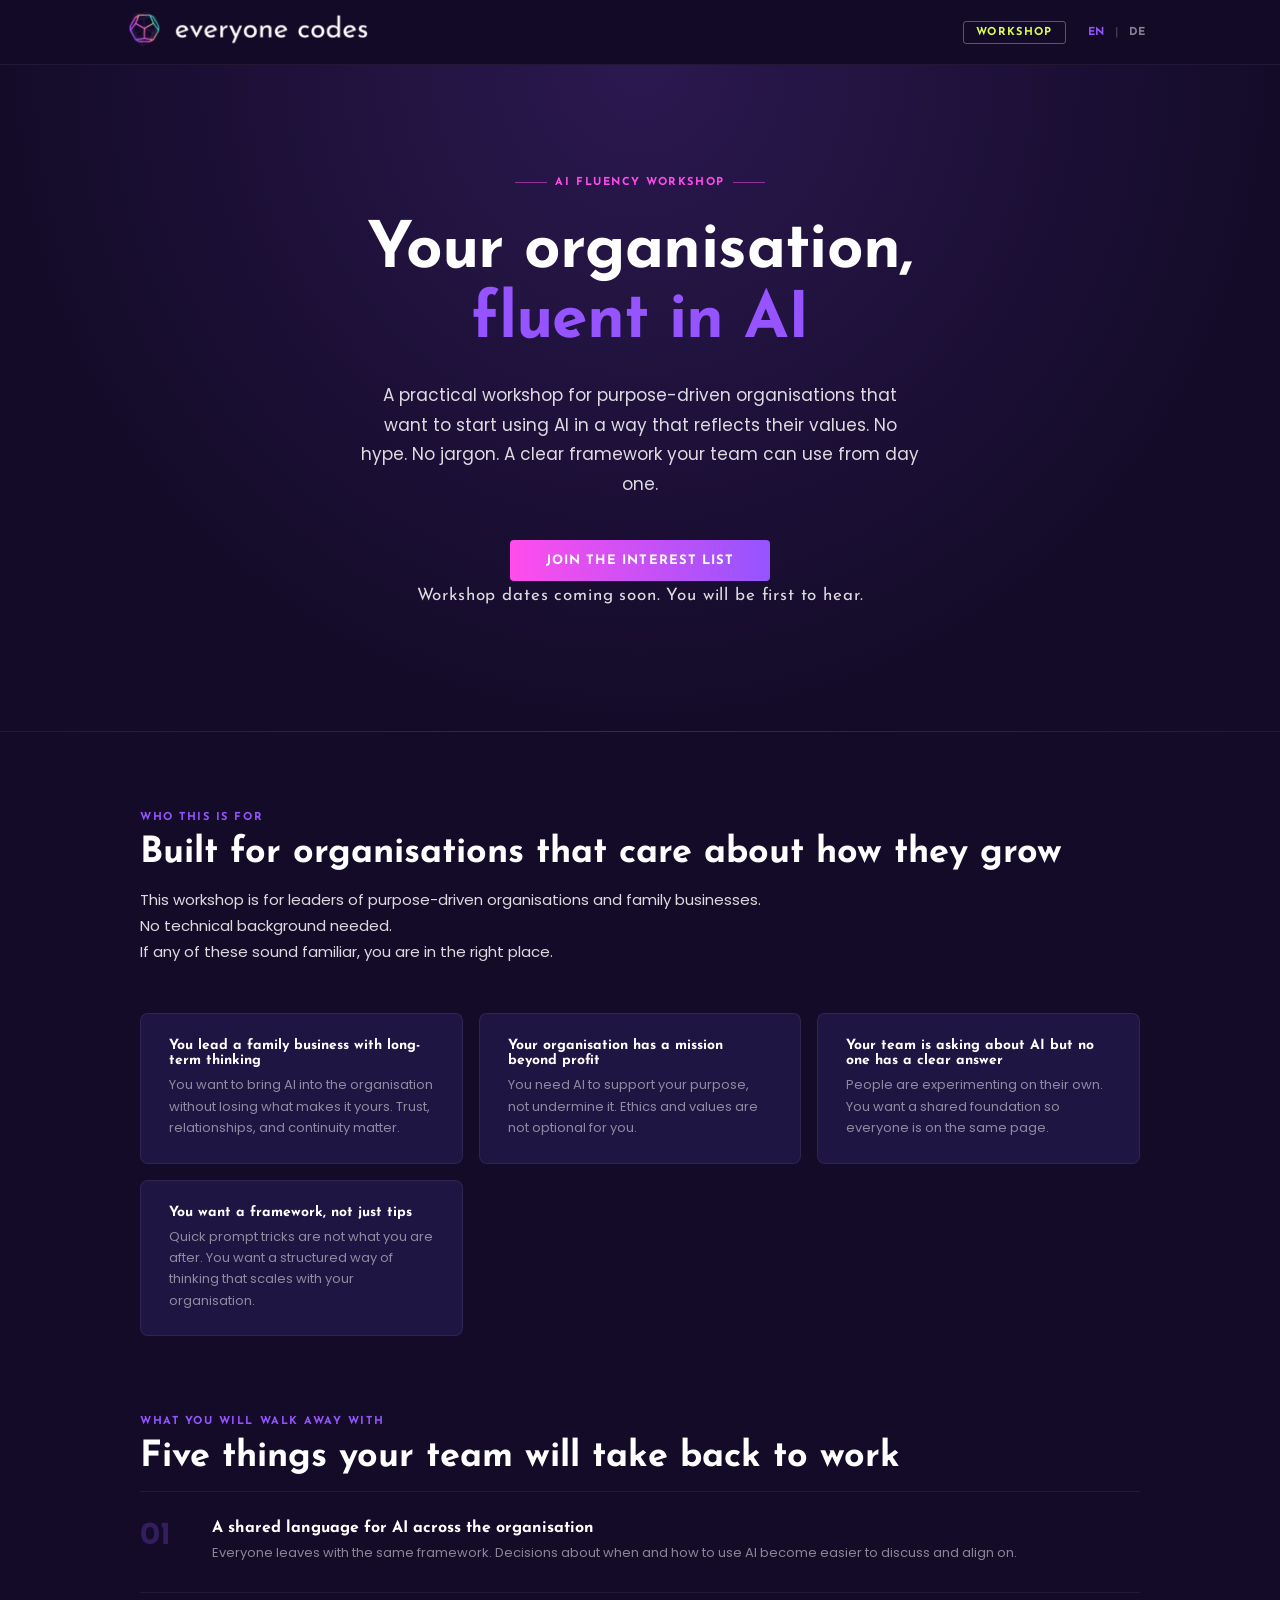
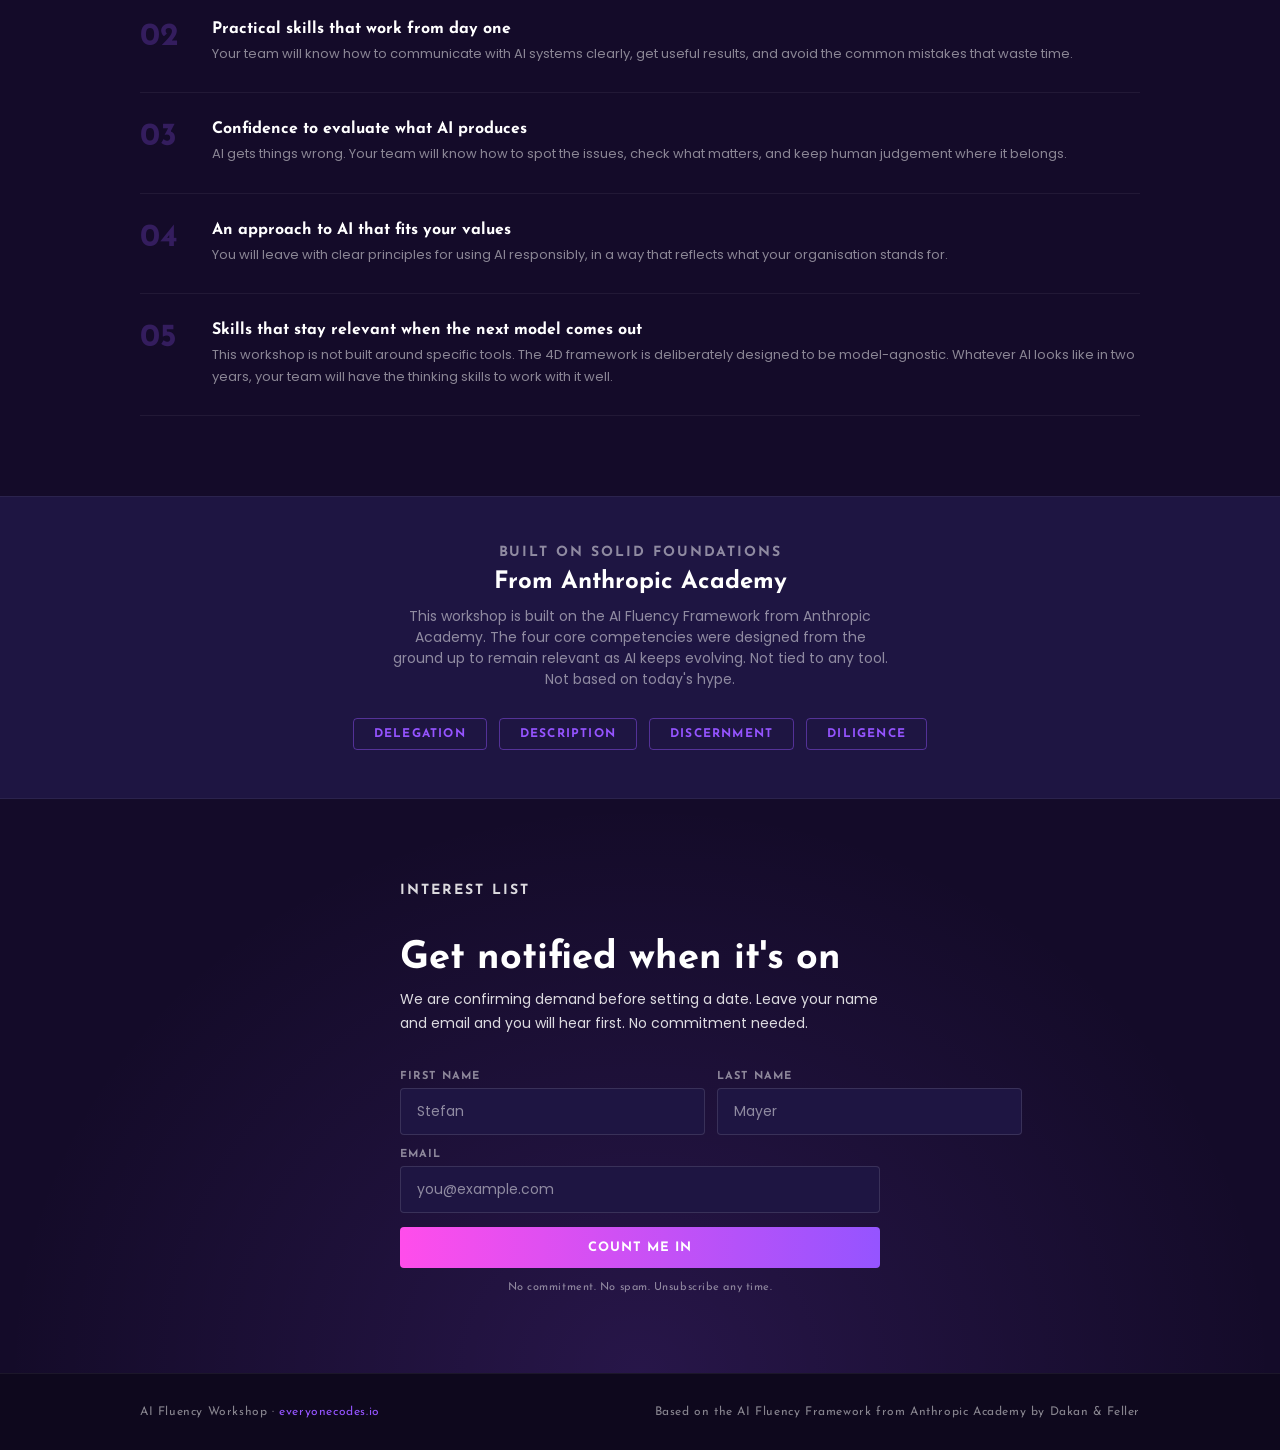
<file: docs/index.html>
<!DOCTYPE html>
<html lang="en">
<head>
  <meta charset="UTF-8" />
  <meta name="viewport" content="width=device-width, initial-scale=1.0" />
  <title>AI Fluency Workshop · everyonecodes.io</title>
  <link rel="preconnect" href="https://fonts.googleapis.com" />
  <link rel="preconnect" href="https://fonts.gstatic.com" crossorigin />
  <link href="https://fonts.googleapis.com/css2?family=Josefin+Sans:wght@400;600;700&family=Poppins:wght@400;500;600&display=swap" rel="stylesheet" />
  <style>
    *, *::before, *::after { box-sizing: border-box; margin: 0; padding: 0; }

    :root {
      --bg:      #140B29;
      --card:    #1e1542;
      --magenta: #FF4DEB;
      --violet:  #9554FF;
      --lime:    #DAFF54;
      --cyan:    #00D4CF;
      --white:   #FFFFFF;
      --text:    rgba(255,255,255,0.85);
      --muted:   rgba(255,255,255,0.5);
    }

    html { scroll-behavior: smooth; }

    body {
      font-family: 'Poppins', sans-serif;
      background-color: var(--bg);
      color: var(--white);
      overflow-x: hidden;
    }

    h1, h2, h3, h4 { font-family: 'Josefin Sans', sans-serif; font-weight: 700; }
    a { text-decoration: none; color: inherit; }

    /* NAV */
    header {
      position: sticky; top: 0; z-index: 100;
      background: rgba(20,11,41,0.97);
      backdrop-filter: blur(8px);
      border-bottom: 1px solid rgba(255,255,255,0.06);
    }
    nav {
      max-width: 1080px; margin: 0 auto;
      display: flex; align-items: center; justify-content: space-between;
      padding: 0 28px; height: 64px;
    }
    .nav-right { display: flex; align-items: center; gap: 16px; }
    .nav-badge {
      font-family: 'Josefin Sans', sans-serif; font-size: 11px;
      font-weight: 700; letter-spacing: 0.12em; text-transform: uppercase;
      color: var(--lime); border: 1px solid rgba(218,255,84,0.35);
      padding: 5px 12px; border-radius: 3px;
    }
    .lang-toggle {
      display: flex; gap: 4px; align-items: center;
      font-family: 'Josefin Sans', sans-serif; font-size: 11px; font-weight: 700;
      letter-spacing: 0.08em;
    }
    .lang-btn {
      background: none; border: none; cursor: pointer;
      color: var(--muted); font-family: inherit; font-size: inherit;
      font-weight: inherit; letter-spacing: inherit;
      padding: 4px 6px; border-radius: 3px; transition: color 0.2s;
    }
    .lang-btn:hover { color: var(--white); }
    .lang-btn.active { color: var(--violet); }
    .lang-sep { color: rgba(255,255,255,0.2); }

    /* HERO */
    .hero {
      padding: 100px 28px 80px; text-align: center;
      background: radial-gradient(ellipse at 50% 0%, rgba(149,84,255,0.18) 0%, transparent 70%);
      border-bottom: 1px solid rgba(255,255,255,0.06);
    }
    .hero-eyebrow {
      display: inline-flex; align-items: center; gap: 8px;
      font-family: 'Josefin Sans', sans-serif; font-size: 11px;
      font-weight: 700; letter-spacing: 0.14em; text-transform: uppercase;
      color: var(--magenta); margin-bottom: 28px;
    }
    .hero-eyebrow::before, .hero-eyebrow::after {
      content: ''; display: block; width: 32px; height: 1px; background: var(--magenta); opacity: 0.5;
    }
    .hero h1 {
      font-size: clamp(36px, 6vw, 64px); line-height: 1.1; letter-spacing: -0.01em;
      max-width: 780px; margin: 0 auto 24px;
    }
    .hero h1 .accent { color: var(--violet); }
    .hero p {
      font-size: 17px; color: var(--text); line-height: 1.75;
      max-width: 560px; margin: 0 auto 40px;
    }
    .btn-primary {
      display: inline-block; padding: 14px 36px;
      background: linear-gradient(90deg, #FF4DEB 0%, #9554FF 100%);
      color: var(--white); font-family: 'Josefin Sans', sans-serif;
      font-weight: 700; font-size: 13px; letter-spacing: 0.08em;
      text-transform: uppercase; border-radius: 4px;
      transition: opacity 0.2s, transform 0.2s; border: none; cursor: pointer;
    }
    .btn-primary:hover { opacity: 0.88; transform: translateY(-2px); }
    .hero-note { margin-top: 28px; font-size: 12px; color: var(--muted); font-family: 'Josefin Sans', sans-serif; letter-spacing: 0.05em; }

    /* SECTIONS */
    .section { padding: 80px 28px; }
    .section-inner { max-width: 1000px; margin: 0 auto; }
    .section-label {
      font-family: 'Josefin Sans', sans-serif; font-size: 11px;
      font-weight: 700; letter-spacing: 0.14em; text-transform: uppercase;
      color: var(--violet); margin-bottom: 12px;
    }
    .section h2 { font-size: clamp(24px, 3.5vw, 36px); margin-bottom: 16px; }
    .section-sub { font-size: 15px; color: var(--text); line-height: 1.75; max-width: 100%; margin-bottom: 48px; }

    /* WHO */
    .who-grid { display: grid; grid-template-columns: repeat(auto-fit, minmax(280px, 1fr)); gap: 16px; }
    .who-card { background: var(--card); border: 1px solid rgba(255,255,255,0.07); border-radius: 8px; padding: 24px 28px; }
    .who-card h3 { font-size: 14px; margin-bottom: 6px; }
    .who-card p { font-size: 13px; color: var(--muted); line-height: 1.65; }

    /* OUTCOMES */
    .outcomes-list { display: flex; flex-direction: column; }
    .outcome-row { display: flex; align-items: flex-start; gap: 24px; padding: 28px 0; border-bottom: 1px solid rgba(255,255,255,0.06); }
    .outcome-row:first-child { border-top: 1px solid rgba(255,255,255,0.06); }
    .outcome-num { font-family: 'Josefin Sans', sans-serif; font-size: 32px; font-weight: 700; color: rgba(149,84,255,0.25); flex-shrink: 0; width: 48px; line-height: 1; }
    .outcome-row h3 { font-size: 16px; margin-bottom: 6px; }
    .outcome-row p { font-size: 13px; color: var(--muted); line-height: 1.65; }

    /* FRAMEWORK STRIP */
    .framework-strip { background: var(--card); border-top: 1px solid rgba(255,255,255,0.06); border-bottom: 1px solid rgba(255,255,255,0.06); padding: 48px 28px; }
    .framework-inner { max-width: 1000px; margin: 0 auto; text-align: center; }
    .framework-strip p { font-size: 14px; color: var(--muted); max-width: 500px; margin: 0 auto 28px; }
    .pills { display: flex; flex-wrap: wrap; justify-content: center; gap: 12px; }
    .pill { font-family: 'Josefin Sans', sans-serif; font-size: 12px; font-weight: 700; letter-spacing: 0.1em; text-transform: uppercase; border: 1px solid rgba(149,84,255,0.45); color: var(--violet); padding: 9px 20px; border-radius: 4px; }

    /* SIGNUP */
    .signup-section { background: radial-gradient(ellipse at 50% 100%, rgba(149,84,255,0.15) 0%, transparent 70%); padding: 80px 28px; }
    .signup-inner { max-width: 480px; margin: 0 auto; }
    .signup-inner h2 { font-size: clamp(26px, 4vw, 38px); margin-bottom: 10px; }
    .signup-inner > p { font-size: 14px; color: var(--text); line-height: 1.7; margin-bottom: 36px; }
    .signup-form { display: flex; flex-direction: column; gap: 14px; }
    .form-row { display: grid; grid-template-columns: 1fr 1fr; gap: 12px; }
    .form-group { display: flex; flex-direction: column; gap: 6px; }
    .form-group label { font-family: 'Josefin Sans', sans-serif; font-size: 11px; font-weight: 700; letter-spacing: 0.1em; text-transform: uppercase; color: var(--muted); }
    .form-group input { background: var(--card); border: 1px solid rgba(255,255,255,0.12); border-radius: 4px; padding: 12px 16px; font-family: 'Poppins', sans-serif; font-size: 14px; color: var(--white); outline: none; transition: border-color 0.2s; }
    .form-group input::placeholder { color: var(--muted); }
    .form-group input:focus { border-color: var(--violet); }
    .form-error { display: none; background: rgba(255,77,235,0.1); border: 1px solid rgba(255,77,235,0.3); border-radius: 4px; padding: 12px 16px; font-size: 13px; color: var(--magenta); }
    .form-error.visible { display: block; }
    .form-note { font-size: 11px; color: var(--muted); text-align: center; font-family: 'Josefin Sans', sans-serif; letter-spacing: 0.05em; }

    /* SUCCESS */
    .success-box { display: none; text-align: center; padding: 48px 32px; background: var(--card); border: 1px solid rgba(255,255,255,0.07); border-radius: 8px; }
    .success-box.visible { display: block; }
    .success-icon { width: 56px; height: 56px; border-radius: 50%; background: rgba(0,212,207,0.15); border: 1px solid rgba(0,212,207,0.35); display: flex; align-items: center; justify-content: center; margin: 0 auto 20px; font-size: 22px; }
    .success-box h3 { font-size: 22px; margin-bottom: 10px; }
    .success-box p { font-size: 14px; color: var(--muted); line-height: 1.7; }

    /* FOOTER */
    footer { background: rgba(0,0,0,0.3); border-top: 1px solid rgba(255,255,255,0.06); padding: 32px 28px; }
    .footer-inner { max-width: 1000px; margin: 0 auto; display: flex; flex-wrap: wrap; align-items: center; justify-content: space-between; gap: 12px; }
    .footer-inner p { font-size: 12px; color: var(--muted); font-family: 'Josefin Sans', sans-serif; letter-spacing: 0.05em; }
    .footer-inner a { color: var(--violet); transition: opacity 0.2s; }
    .footer-inner a:hover { opacity: 0.75; }

    /* REVEAL */
    .reveal { opacity: 0; transform: translateY(28px); transition: opacity 0.6s ease, transform 0.6s ease; }
    .reveal.revealed { opacity: 1; transform: translateY(0); }

    @media (max-width: 720px) {
      /* Nav */
      nav { padding: 0 18px; height: 56px; }
      .nav-badge { display: none; }
      .lang-toggle { font-size: 12px; }

      /* Hero */
      .hero { padding: 64px 20px 56px; }
      .hero p { font-size: 15px; }
      .btn-primary { width: 100%; text-align: center; padding: 16px 24px; font-size: 14px; }

      /* Sections */
      .section { padding: 56px 20px; }
      .section-inner { max-width: 100%; }
      .section-sub { margin-bottom: 32px; }

      /* Who grid */
      .who-grid { grid-template-columns: 1fr; }

      /* Outcomes */
      .outcome-row { gap: 16px; padding: 22px 0; }
      .outcome-num { font-size: 24px; width: 36px; }
      .outcome-row h3 { font-size: 15px; }

      /* Framework strip */
      .framework-strip { padding: 40px 20px; }

      /* Signup */
      .signup-section { padding: 56px 20px; }
      .form-row { grid-template-columns: 1fr; }
      .form-group input { padding: 14px 16px; font-size: 16px; } /* 16px prevents iOS zoom */

      /* Footer */
      footer { padding: 24px 20px; }
      .footer-inner { flex-direction: column; align-items: flex-start; gap: 6px; }
    }
  </style>
</head>
<body>

  <!-- NAV -->
  <header>
    <nav>
      <a href="https://everyonecodes.io" class="logo">
        <img src="logo.png" alt="everyone codes" style="height:34px; width:auto;" />
      </a>
      <div class="nav-right">
        <div class="nav-badge" data-i18n="nav.badge">Workshop</div>
        <div class="lang-toggle">
          <button class="lang-btn" id="btn-en" onclick="setLang('en')">EN</button>
          <span class="lang-sep">|</span>
          <button class="lang-btn" id="btn-de" onclick="setLang('de')">DE</button>
        </div>
      </div>
    </nav>
  </header>

  <!-- HERO -->
  <section class="hero">
    <div class="hero-eyebrow" data-i18n="hero.eyebrow">AI Fluency Workshop</div>
    <h1>
      <span data-i18n="hero.h1a">Your organisation,</span><br>
      <span class="accent" data-i18n="hero.h1b">fluent in AI</span>
    </h1>
    <p data-i18n="hero.sub">A practical workshop for purpose-driven organisations that want to start using AI in a way that reflects their values. No hype. No jargon. A clear framework your team can use from day one.</p>
    <a href="#signup" class="btn-primary" data-i18n="hero.cta">Join the interest list</a>
    <p class="hero-note" data-i18n="hero.note">Workshop dates coming soon. You will be first to hear.</p>
  </section>

  <!-- WHO IT'S FOR -->
  <section class="section">
    <div class="section-inner">
      <p class="section-label reveal" data-i18n="who.label">Who this is for</p>
      <h2 class="reveal" data-i18n="who.h2">Built for organisations that care about how they grow</h2>
      <p class="section-sub reveal" data-i18n="who.sub">This workshop is for leaders of purpose-driven organisations and family businesses.<br>No technical background needed.<br>If any of these sound familiar, you are in the right place.</p>
      <div class="who-grid">
        <div class="who-card reveal">
          <h3 data-i18n="who.c1.h">You lead a family business with long-term thinking</h3>
          <p data-i18n="who.c1.p">You want to bring AI into the organisation without losing what makes it yours. Trust, relationships, and continuity matter.</p>
        </div>
        <div class="who-card reveal">
          <h3 data-i18n="who.c2.h">Your organisation has a mission beyond profit</h3>
          <p data-i18n="who.c2.p">You need AI to support your purpose, not undermine it. Ethics and values are not optional for you.</p>
        </div>
        <div class="who-card reveal">
          <h3 data-i18n="who.c3.h">Your team is asking about AI but no one has a clear answer</h3>
          <p data-i18n="who.c3.p">People are experimenting on their own. You want a shared foundation so everyone is on the same page.</p>
        </div>
        <div class="who-card reveal">
          <h3 data-i18n="who.c4.h">You want a framework, not just tips</h3>
          <p data-i18n="who.c4.p">Quick prompt tricks are not what you are after. You want a structured way of thinking that scales with your organisation.</p>
        </div>
      </div>
    </div>
  </section>

  <!-- OUTCOMES -->
  <section class="section" style="padding-top: 0;">
    <div class="section-inner">
      <p class="section-label reveal" data-i18n="out.label">What you will walk away with</p>
      <h2 class="reveal" data-i18n="out.h2">Five things your team will take back to work</h2>
      <div class="outcomes-list">
        <div class="outcome-row reveal">
          <div class="outcome-num">01</div>
          <div>
            <h3 data-i18n="out.1.h">A shared language for AI across the organisation</h3>
            <p data-i18n="out.1.p">Everyone leaves with the same framework. Decisions about when and how to use AI become easier to discuss and align on.</p>
          </div>
        </div>
        <div class="outcome-row reveal">
          <div class="outcome-num">02</div>
          <div>
            <h3 data-i18n="out.2.h">Practical skills that work from day one</h3>
            <p data-i18n="out.2.p">Your team will know how to communicate with AI systems clearly, get useful results, and avoid the common mistakes that waste time.</p>
          </div>
        </div>
        <div class="outcome-row reveal">
          <div class="outcome-num">03</div>
          <div>
            <h3 data-i18n="out.3.h">Confidence to evaluate what AI produces</h3>
            <p data-i18n="out.3.p">AI gets things wrong. Your team will know how to spot the issues, check what matters, and keep human judgement where it belongs.</p>
          </div>
        </div>
        <div class="outcome-row reveal">
          <div class="outcome-num">04</div>
          <div>
            <h3 data-i18n="out.4.h">An approach to AI that fits your values</h3>
            <p data-i18n="out.4.p">You will leave with clear principles for using AI responsibly, in a way that reflects what your organisation stands for.</p>
          </div>
        </div>
        <div class="outcome-row reveal">
          <div class="outcome-num">05</div>
          <div>
            <h3 data-i18n="out.5.h">Skills that stay relevant when the next model comes out</h3>
            <p data-i18n="out.5.p">This workshop is not built around specific tools. The 4D framework is deliberately designed to be model-agnostic. Whatever AI looks like in two years, your team will have the thinking skills to work with it well.</p>
          </div>
        </div>
      </div>
    </div>
  </section>

  <!-- FRAMEWORK STRIP -->
  <div class="framework-strip">
    <div class="framework-inner">
      <p class="section-label reveal" style="margin-bottom: 10px;" data-i18n="fw.label">Built on solid foundations</p>
      <h2 class="reveal" style="margin-bottom: 12px;" data-i18n="fw.h2">From Anthropic Academy</h2>
      <p class="reveal" data-i18n="fw.sub">This workshop is built on the AI Fluency Framework from Anthropic Academy. The four core competencies were designed from the ground up to remain relevant as AI keeps evolving. Not tied to any tool. Not based on today's hype.</p>
      <div class="pills reveal">
        <span class="pill" data-i18n="fw.p1">Delegation</span>
        <span class="pill" data-i18n="fw.p2">Description</span>
        <span class="pill" data-i18n="fw.p3">Discernment</span>
        <span class="pill" data-i18n="fw.p4">Diligence</span>
      </div>
    </div>
  </div>

  <!-- SIGNUP -->
  <section class="signup-section" id="signup">
    <div class="signup-inner">
      <p class="section-label reveal" data-i18n="form.label">Interest list</p>
      <h2 class="reveal" data-i18n="form.h2">Get notified when it's on</h2>
      <p class="reveal" data-i18n="form.sub">We are confirming demand before setting a date. Leave your name and email and you will hear first. No commitment needed.</p>

      <div id="form-container">
        <form id="signup-form" class="signup-form reveal">
          <div class="form-row">
            <div class="form-group">
              <label for="firstName" data-i18n="form.fname">First name</label>
              <input type="text" id="firstName" name="firstName" required autocomplete="given-name" data-i18n-placeholder="form.fname.ph" placeholder="Stefan" />
            </div>
            <div class="form-group">
              <label for="lastName" data-i18n="form.lname">Last name</label>
              <input type="text" id="lastName" name="lastName" required autocomplete="family-name" data-i18n-placeholder="form.lname.ph" placeholder="Mayer" />
            </div>
          </div>
          <div class="form-group">
            <label for="email" data-i18n="form.email">Email</label>
            <input type="email" id="email" name="email" required autocomplete="email" placeholder="you@example.com" />
          </div>
          <div class="form-error" id="form-error"></div>
          <button type="submit" id="submit-btn" class="btn-primary" data-i18n="form.btn">Count me in</button>
          <p class="form-note" data-i18n="form.note">No commitment. No spam. Unsubscribe any time.</p>
        </form>
      </div>

      <div class="success-box" id="success-container">
        <div class="success-icon">&#10003;</div>
        <h3 data-i18n="form.ok.h">You are on the list!</h3>
        <p data-i18n="form.ok.p">We will be in touch as soon as a date is set. Check your inbox, a confirmation is on its way.</p>
      </div>
    </div>
  </section>

  <!-- FOOTER -->
  <footer>
    <div class="footer-inner">
      <p>AI Fluency Workshop &middot; <a href="https://everyonecodes.io">everyonecodes.io</a></p>
      <p data-i18n="footer.credit">Based on the AI Fluency Framework from Anthropic Academy by Dakan &amp; Feller</p>
    </div>
  </footer>

  <script>
    const T = {
      en: {
        'nav.badge':   'Workshop',
        'hero.eyebrow':'AI Fluency Workshop',
        'hero.h1a':    'Your organisation,',
        'hero.h1b':    'fluent in AI',
        'hero.sub':    'A practical workshop for purpose-driven organisations that want to start using AI in a way that reflects their values. No hype. No jargon. A clear framework your team can use from day one.',
        'hero.cta':    'Join the interest list',
        'hero.note':   'Workshop dates coming soon. You will be first to hear.',
        'who.label':   'Who this is for',
        'who.h2':      'Built for organisations that care about how they grow',
        'who.sub':     'This workshop is for leaders of purpose-driven organisations and family businesses.<br>No technical background needed.<br>If any of these sound familiar, you are in the right place.',
        'who.c1.h':    'You lead a family business with long-term thinking',
        'who.c1.p':    'You want to bring AI into the organisation without losing what makes it yours. Trust, relationships, and continuity matter.',
        'who.c2.h':    'Your organisation has a mission beyond profit',
        'who.c2.p':    'You need AI to support your purpose, not undermine it. Ethics and values are not optional for you.',
        'who.c3.h':    'Your team is asking about AI but no one has a clear answer',
        'who.c3.p':    'People are experimenting on their own. You want a shared foundation so everyone is on the same page.',
        'who.c4.h':    'You want a framework, not just tips',
        'who.c4.p':    'Quick prompt tricks are not what you are after. You want a structured way of thinking that scales with your organisation.',
        'out.label':   'What you will walk away with',
        'out.h2':      'Five things your team will take back to work',
        'out.1.h':     'A shared language for AI across the organisation',
        'out.1.p':     'Everyone leaves with the same framework. Decisions about when and how to use AI become easier to discuss and align on.',
        'out.2.h':     'Practical skills that work from day one',
        'out.2.p':     'Your team will know how to communicate with AI systems clearly, get useful results, and avoid the common mistakes that waste time.',
        'out.3.h':     'Confidence to evaluate what AI produces',
        'out.3.p':     'AI gets things wrong. Your team will know how to spot the issues, check what matters, and keep human judgement where it belongs.',
        'out.4.h':     'An approach to AI that fits your values',
        'out.4.p':     'You will leave with clear principles for using AI responsibly, in a way that reflects what your organisation stands for.',
        'out.5.h':     'Skills that stay relevant when the next model comes out',
        'out.5.p':     'This workshop is not built around specific tools. The 4D framework is deliberately designed to be model-agnostic. Whatever AI looks like in two years, your team will have the thinking skills to work with it well.',
        'fw.label':    'Built on solid foundations',
        'fw.h2':       'From Anthropic Academy',
        'fw.sub':      "This workshop is built on the AI Fluency Framework from Anthropic Academy. The four core competencies were designed from the ground up to remain relevant as AI keeps evolving. Not tied to any tool. Not based on today's hype.",
        'fw.p1':       'Delegation',
        'fw.p2':       'Description',
        'fw.p3':       'Discernment',
        'fw.p4':       'Diligence',
        'form.label':  'Interest list',
        'form.h2':     "Get notified when it's on",
        'form.sub':    'We are confirming demand before setting a date. Leave your name and email and you will hear first. No commitment needed.',
        'form.fname':  'First name',
        'form.fname.ph': 'Stefan',
        'form.lname':  'Last name',
        'form.lname.ph': 'Mayer',
        'form.email':  'Email',
        'form.btn':    'Count me in',
        'form.note':   'No commitment. No spam. Unsubscribe any time.',
        'form.ok.h':   'You are on the list!',
        'form.ok.p':   'We will be in touch as soon as a date is set. Check your inbox, a confirmation is on its way.',
        'footer.credit': 'Based on the AI Fluency Framework from Anthropic Academy by Dakan &amp; Feller',
        'err.generic': 'Something went wrong. Please try again.',
        'err.network': 'Network error. Please check your connection and try again.',
        'btn.sending': 'Sending...',
      },
      de: {
        'nav.badge':   'Workshop',
        'hero.eyebrow':'AI Fluency Workshop',
        'hero.h1a':    'Deine Organisation,',
        'hero.h1b':    'KI-kompetent',
        'hero.sub':    'Ein praxisorientierter Workshop für zweckorientierte Organisationen, die KI auf eine Weise einsetzen möchten, die ihren Werten entspricht. Kein Hype. Kein Fachjargon. Ein klares Framework, das dein Team ab dem ersten Tag anwenden kann.',
        'hero.cta':    'Interesse anmelden',
        'hero.note':   'Workshop-Termine folgen in Kürze. Du erfährst es zuerst.',
        'who.label':   'Für wen ist das',
        'who.h2':      'Für Organisationen, denen ihr Wachstum wichtig ist',
        'who.sub':     'Dieser Workshop richtet sich an Führungskräfte in Organisationen mit Purpose und Familienunternehmen.<br>Kein technisches Vorwissen erforderlich.<br>Wenn eines der folgenden Dinge auf deine Organisation zutrifft, bist du hier richtig.',
        'who.c1.h':    'Du führst ein Familienunternehmen mit langfristiger Perspektive',
        'who.c1.p':    'Du möchtest KI in die Organisation bringen, ohne zu verlieren, was sie ausmacht. Vertrauen, Beziehungen und Kontinuität sind dir wichtig.',
        'who.c2.h':    'Deine Organisation hat eine Mission jenseits des Profits',
        'who.c2.p':    'Du brauchst KI, die deinen Zweck unterstützt, nicht untergräbt. Ethik und Werte sind für dich keine Option, sondern Grundvoraussetzung.',
        'who.c3.h':    'Dein Team fragt nach KI, aber niemand hat eine klare Antwort',
        'who.c3.p':    'Alle experimentieren auf eigene Faust. Du möchtest eine gemeinsame Grundlage schaffen, damit alle am selben Strang ziehen.',
        'who.c4.h':    'Du möchtest ein Framework, keine Tipps',
        'who.c4.p':    'Schnelle Prompt-Tricks sind nicht das, was du suchst. Du möchtest eine strukturierte Denkweise, die mit deiner Organisation mitwächst.',
        'out.label':   'Was du mitnimmst',
        'out.h2':      'Fünf Dinge, die dein Team in den Alltag mitnimmt',
        'out.1.h':     'Eine gemeinsame Sprache für KI in der Organisation',
        'out.1.p':     'Alle verlassen den Workshop mit demselben Framework. Entscheidungen über den KI-Einsatz lassen sich leichter besprechen und abstimmen.',
        'out.2.h':     'Praktische Fähigkeiten, die sofort funktionieren',
        'out.2.p':     'Dein Team lernt, klar mit KI-Systemen zu kommunizieren, nützliche Ergebnisse zu erzielen und die häufigsten Fehler zu vermeiden.',
        'out.3.h':     'Sicherheit bei der Bewertung von KI-Ergebnissen',
        'out.3.p':     'KI macht Fehler. Dein Team lernt, Probleme zu erkennen, das Wesentliche zu prüfen und das menschliche Urteilsvermögen dort zu behalten, wo es hingehört.',
        'out.4.h':     'Ein KI-Ansatz, der zu deinen Werten passt',
        'out.4.p':     'Du verlässt den Workshop mit klaren Prinzipien für einen verantwortungsvollen KI-Einsatz, der widerspiegelt, wofür deine Organisation steht.',
        'out.5.h':     'Fähigkeiten, die auch beim nächsten Modell relevant bleiben',
        'out.5.p':     'Dieser Workshop ist nicht auf bestimmte Tools ausgerichtet. Das 4D-Framework wurde bewusst modell-agnostisch entwickelt. Egal wie KI in zwei Jahren aussieht, dein Team hat die Denkweise, um damit umzugehen.',
        'fw.label':    'Auf soliden Grundlagen aufgebaut',
        'fw.h2':       'Von der Anthropic Academy',
        'fw.sub':      'Dieser Workshop basiert auf dem AI Fluency Framework der Anthropic Academy. Die vier Kernkompetenzen wurden von Grund auf so entwickelt, dass sie auch bei weiterer KI-Entwicklung relevant bleiben. Nicht an ein Tool gebunden. Nicht am Hype von heute ausgerichtet.',
        'fw.p1':       'Delegation',
        'fw.p2':       'Beschreibung',
        'fw.p3':       'Urteilsvermögen',
        'fw.p4':       'Sorgfalt',
        'form.label':  'Interessenliste',
        'form.h2':     'Jetzt vormerken',
        'form.sub':    'Wir prüfen die Nachfrage, bevor wir einen Termin festlegen. Hinterlasse deinen Namen und deine E-Mail-Adresse und du hörst als Erstes davon. Keine Verpflichtung.',
        'form.fname':  'Vorname',
        'form.fname.ph': 'Stefan',
        'form.lname':  'Nachname',
        'form.lname.ph': 'Mayer',
        'form.email':  'E-Mail',
        'form.btn':    'Ich bin dabei',
        'form.note':   'Keine Verpflichtung. Kein Spam. Jederzeit abmeldbar.',
        'form.ok.h':   'Du stehst auf der Liste!',
        'form.ok.p':   'Wir melden uns, sobald ein Termin feststeht. Prüf deinen Posteingang, eine Bestätigung ist unterwegs.',
        'footer.credit': 'Basierend auf dem AI Fluency Framework der Anthropic Academy von Dakan &amp; Feller',
        'err.generic': 'Etwas ist schiefgelaufen. Bitte versuche es erneut.',
        'err.network': 'Netzwerkfehler. Bitte prüf deine Verbindung.',
        'btn.sending': 'Wird gesendet...',
      }
    };

    let currentLang = 'en';

    function detectLang() {
      const saved = localStorage.getItem('lang');
      if (saved === 'en' || saved === 'de') return saved;
      const browser = (navigator.language || '').toLowerCase();
      return browser.startsWith('de') ? 'de' : 'en';
    }

    function setLang(lang) {
      currentLang = lang;
      localStorage.setItem('lang', lang);
      document.documentElement.lang = lang;

      document.querySelectorAll('[data-i18n]').forEach(el => {
        const key = el.getAttribute('data-i18n');
        if (T[lang][key] !== undefined) el.innerHTML = T[lang][key];
      });
      document.querySelectorAll('[data-i18n-placeholder]').forEach(el => {
        const key = el.getAttribute('data-i18n-placeholder');
        if (T[lang][key] !== undefined) el.placeholder = T[lang][key];
      });

      document.getElementById('btn-en').classList.toggle('active', lang === 'en');
      document.getElementById('btn-de').classList.toggle('active', lang === 'de');
    }

    // Scroll reveal
    const observer = new IntersectionObserver(entries => {
      entries.forEach(e => { if (e.isIntersecting) e.target.classList.add('revealed'); });
    }, { threshold: 0.1 });
    document.querySelectorAll('.reveal').forEach(el => observer.observe(el));

    // Form
    const form = document.getElementById('signup-form');
    const submitBtn = document.getElementById('submit-btn');
    const errorBox = document.getElementById('form-error');
    const formContainer = document.getElementById('form-container');
    const successContainer = document.getElementById('success-container');

    form.addEventListener('submit', async (e) => {
      e.preventDefault();
      errorBox.classList.remove('visible');
      submitBtn.disabled = true;
      submitBtn.textContent = T[currentLang]['btn.sending'];

      const body = {
        firstName: form.firstName.value.trim(),
        lastName:  form.lastName.value.trim(),
        email:     form.email.value.trim(),
      };

      try {
        const res = await fetch('https://formspree.io/f/xaqpzpla', {
          method: 'POST',
          headers: { 'Content-Type': 'application/json', 'Accept': 'application/json' },
          body: JSON.stringify(body),
        });
        const data = await res.json();
        if (res.ok) {
          formContainer.style.display = 'none';
          successContainer.classList.add('visible');
          successContainer.scrollIntoView({ behavior: 'smooth', block: 'center' });
        } else {
          errorBox.textContent = data.error ?? T[currentLang]['err.generic'];
          errorBox.classList.add('visible');
          submitBtn.disabled = false;
          submitBtn.textContent = T[currentLang]['form.btn'];
        }
      } catch {
        errorBox.textContent = T[currentLang]['err.network'];
        errorBox.classList.add('visible');
        submitBtn.disabled = false;
        submitBtn.textContent = T[currentLang]['form.btn'];
      }
    });

    // Init
    setLang(detectLang());
  </script>

</body>
</html>
</file>
